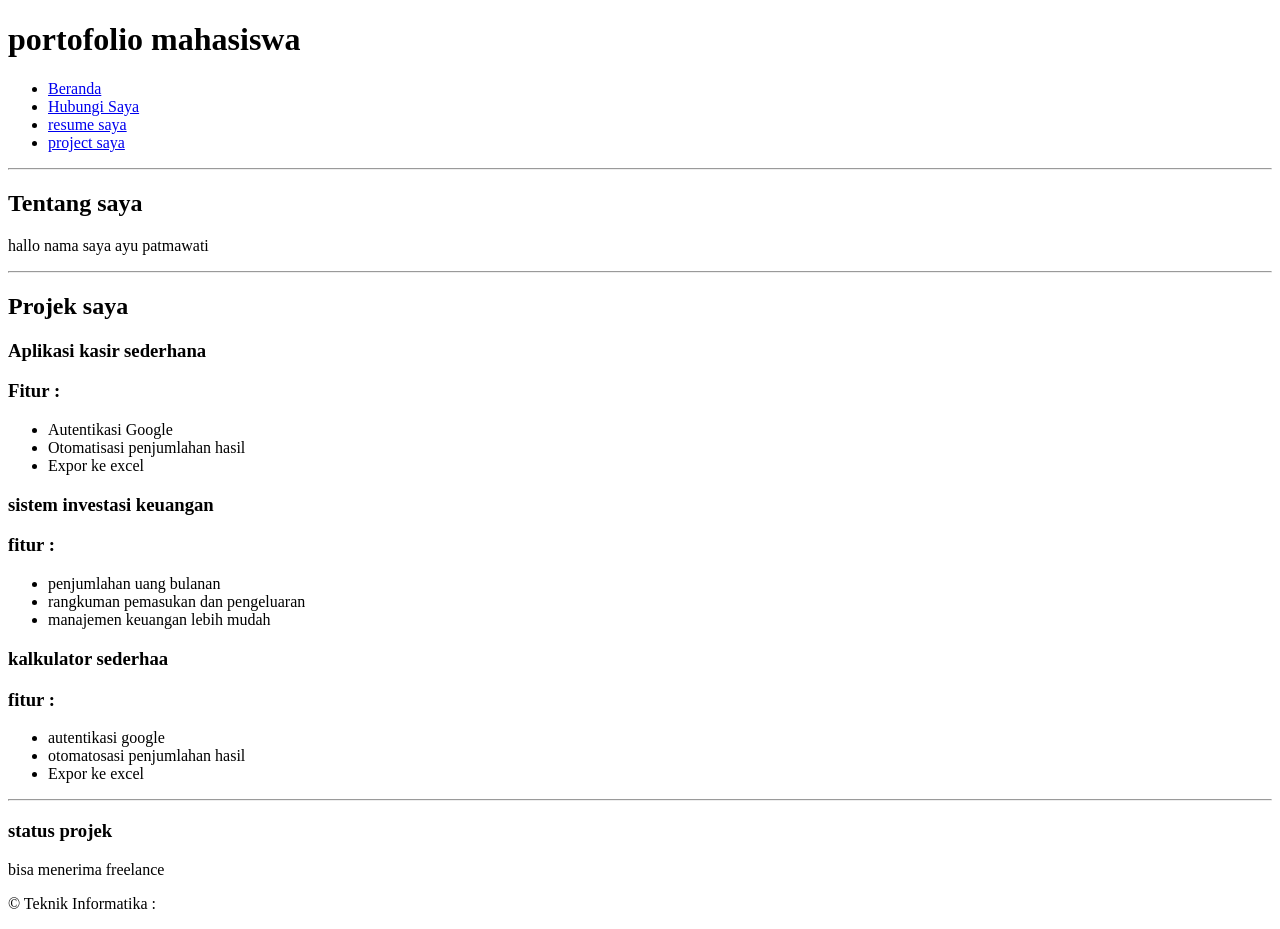
<file: PERTEMUAN_2/index.html>
<!DOCTYPE html>
<html lang="en">
<head>
    <meta charset="UTF-8">
    <meta name="viewport" content="width=device-width, initial-scale=1.0">
    <title>portofolio mahasiswa</title>
</head>
<body>
    <header>
        <h1>portofolio mahasiswa</h1>
        <nav>
            <ul>
                <li>
                    <a href="index.html">Beranda</a>
                </li>
                <li><a href="kontak.html">Hubungi Saya</a>
                </li>
                <li><a href="resume.html">resume saya</a>
                </li>
                <li><a href="project.html">project saya</a></li>
            </ul>
        </nav>
    </header>
    <hr />

    <main>
    <section>
        <h2>Tentang saya</h2>
        <p>hallo nama saya ayu patmawati 
        </p>
        <section>

            <hr />

        </section>
            <h2>Projek saya</h2>
            <article>
                <header>
                     <h3>Aplikasi kasir sederhana</h3>
                     <h3>Fitur :</h3>
                     <ul>
                         <li>Autentikasi Google</li>
                         <li>Otomatisasi penjumlahan hasil</li>
                         <li>Expor ke excel</li>
                     </ul>
                </header>
                <header>
                    <h3>sistem investasi keuangan</h3>
                    <h3>fitur :</h3>
                    <ul>
                        <li>penjumlahan uang bulanan</li>
                        <li>rangkuman pemasukan dan pengeluaran</li>
                        <li>manajemen keuangan lebih mudah</li>
    
                    </ul>
                </header>

                <header>
                    <h3>kalkulator sederhaa</h3>
                    <h3>fitur :</h3>
                    <ul>
                        <li>autentikasi google</li>
                        <li>otomatosasi penjumlahan hasil</li>
                        <li>Expor ke excel</li>
                    </ul>
                </header>
               
            </article>

    </main>
    <hr />

    <aside>
        <h3>status projek</h3>
        <p>bisa menerima freelance</p>
    </aside>

    <footer>
        <p>&copy; Teknik Informatika :</p>
    </footer>
    
</body>
</html>
</file>
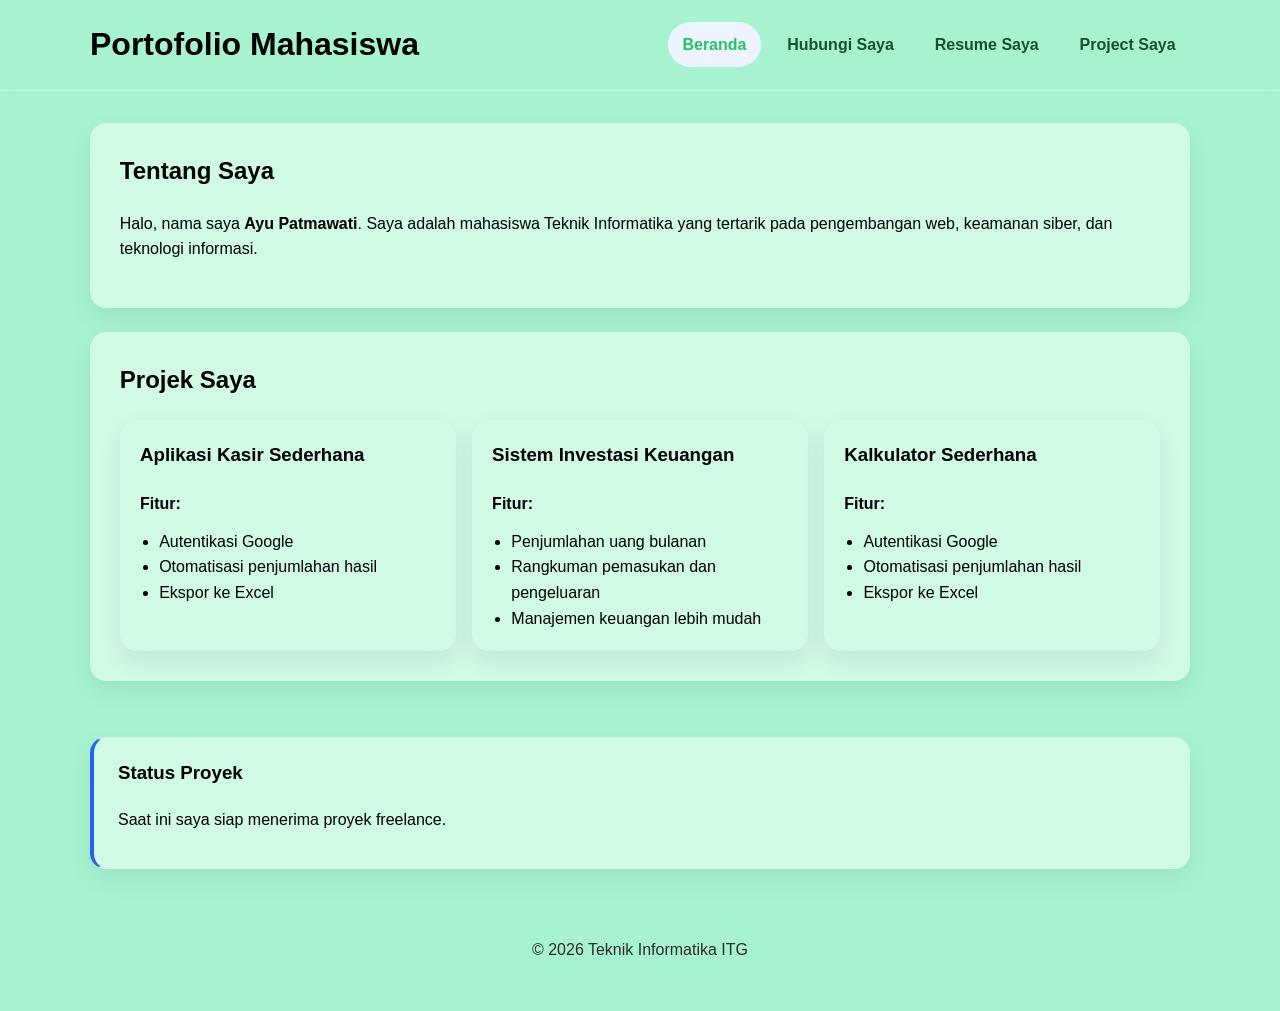
<file: Pertemuan_3/index.html>
<!DOCTYPE html>
<html lang="id">
<head>
    <meta charset="UTF-8">
    <meta name="viewport" content="width=device-width, initial-scale=1.0">
    <meta name="description" content="Portofolio mahasiswa Teknik Informatika">
    <title>Portofolio Mahasiswa</title>
    <link rel="stylesheet" href="Style.css">
</head>
<body>
    <header class="site-header">
        <div class="container header-inner">
            <h1>Portofolio Mahasiswa</h1>
            <nav aria-label="Navigasi utama">
                <ul>
                    <li><a href="index.html" class="active">Beranda</a></li>
                    <li><a href="kontak.html">Hubungi Saya</a></li>
                    <li><a href="resume.html">Resume Saya</a></li>
                    <li><a href="project.html">Project Saya</a></li>
                </ul>
            </nav>
        </div>
    </header>

    <main class="container">
        <section class="page-section">
            <h2>Tentang Saya</h2>
            <p>Halo, nama saya <strong>Ayu Patmawati</strong>. Saya adalah mahasiswa Teknik Informatika yang tertarik pada pengembangan web, keamanan siber, dan teknologi informasi.</p>
        </section>

        <section class="page-section">
            <h2>Projek Saya</h2>
            <div class="project-list">
                <article class="project-card">
                    <h3>Aplikasi Kasir Sederhana</h3>
                    <h4>Fitur:</h4>
                    <ul>
                        <li>Autentikasi Google</li>
                        <li>Otomatisasi penjumlahan hasil</li>
                        <li>Ekspor ke Excel</li>
                    </ul>
                </article>

                <article class="project-card">
                    <h3>Sistem Investasi Keuangan</h3>
                    <h4>Fitur:</h4>
                    <ul>
                        <li>Penjumlahan uang bulanan</li>
                        <li>Rangkuman pemasukan dan pengeluaran</li>
                        <li>Manajemen keuangan lebih mudah</li>
                    </ul>
                </article>

                <article class="project-card">
                    <h3>Kalkulator Sederhana</h3>
                    <h4>Fitur:</h4>
                    <ul>
                        <li>Autentikasi Google</li>
                        <li>Otomatisasi penjumlahan hasil</li>
                        <li>Ekspor ke Excel</li>
                    </ul>
                </article>
            </div>
        </section>
    </main>

    <aside class="status-box">
        <h3>Status Proyek</h3>
        <p>Saat ini saya siap menerima proyek freelance.</p>
    </aside>

    <footer class="site-footer">
        <div class="container">
            <p>&copy; 2026 Teknik Informatika ITG</p>
        </div>
    </footer>
</body>
</html>
</file>
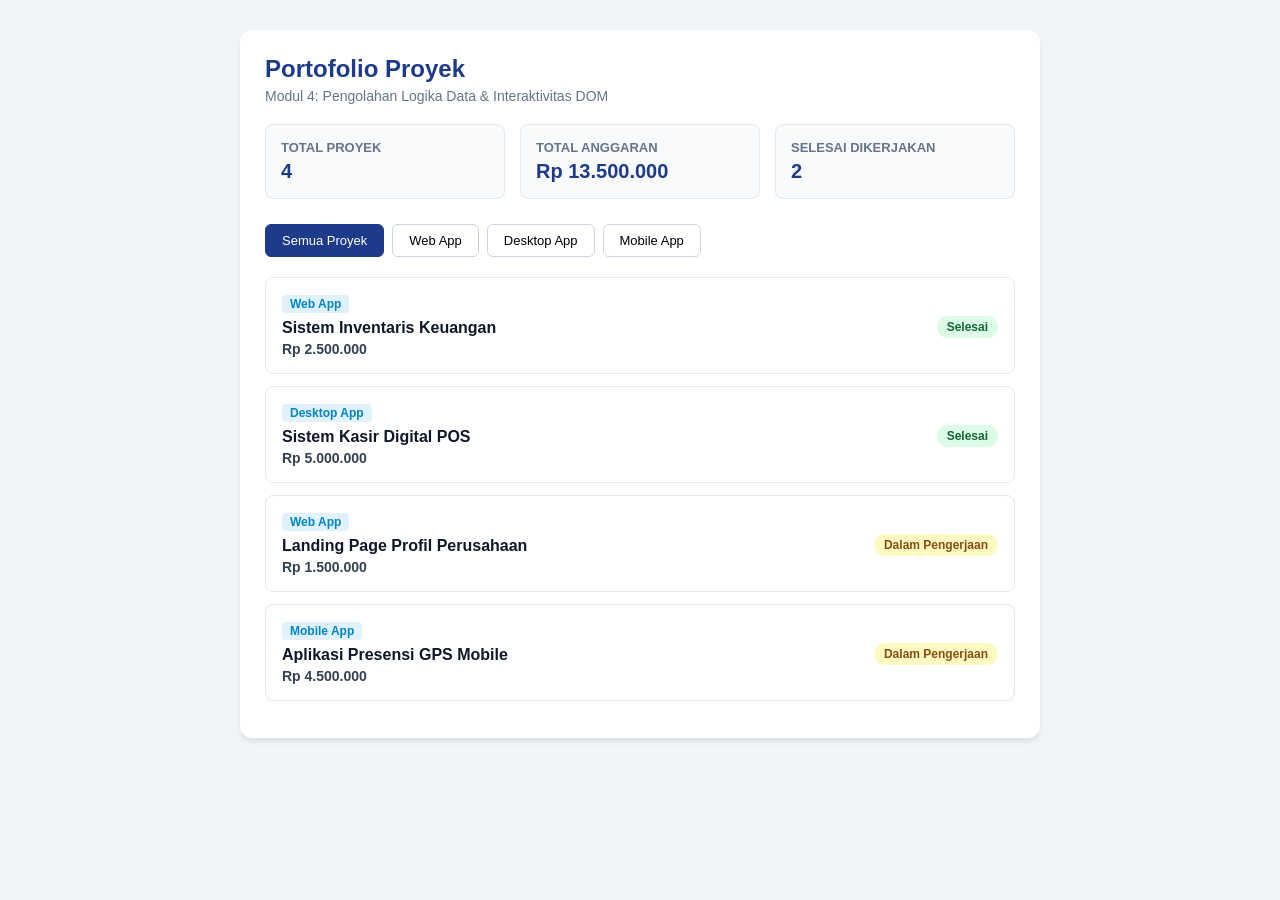
<file: Pertemuan_4/index.html>
<!DOCTYPE html> 
<html lang="id"> 
<head> 
    <meta charset="UTF-8"> 
    <meta name="viewport" content="width=device-width, initial-scale=1.0"> 
    <title>Dashboard Portofolio Proyek - Modul 4</title> 
    <style> 
        * { box-sizing: border-box; margin: 0; padding: 0; font-family: 'Segoe UI', Tahoma, Geneva, sans-serif; } 
        body { background-color: #f1f5f9; color: #0f172a; padding: 30px 15px; } 
        .container { max-width: 800px; margin: 0 auto; background: #ffffff; border-radius: 12px; padding: 25px; 
box-shadow: 0 4px 6px -1px rgba(0, 0, 0, 0.1); } 
        h1 { color: #1e3a8a; font-size: 24px; margin-bottom: 5px; } 
        p.subtitle { color: #64748b; margin-bottom: 20px; font-size: 14px; } 
        .stats-grid { display: grid; grid-template-columns: repeat(auto-fit, minmax(200px, 1fr)); gap: 15px; 
margin-bottom: 25px; } 
        .stat-card { background: #f8fafc; border: 1px solid #e2e8f0; border-radius: 8px; padding: 15px; text
align: center; } 
        .stat-card h3 { font-size: 13px; color: #64748b; text-transform: uppercase; margin-bottom: 5px; } 
        .stat-card p { font-size: 20px; font-weight: bold; color: #1e3a8a; } 
        .filter-group { display: flex; gap: 8px; margin-bottom: 20px; flex-wrap: wrap; } 
        .btn-filter { padding: 8px 16px; border: 1px solid #cbd5e1; background: #ffffff; border-radius: 6px; 
cursor: pointer; font-size: 13px; font-weight: 500; transition: all 0.2s; } 
        .btn-filter.active, .btn-filter:hover { background: #1e3a8a; color: #ffffff; border-color: #1e3a8a; } 
        .project-card { border: 1px solid #e2e8f0; border-radius: 8px; padding: 16px; margin-bottom: 12px; 
display: flex; justify-content: space-between; align-items: center; background: #ffffff; transition: transform 
0.15s ease; } 
        .project-card:hover { transform: translateY(-2px); box-shadow: 0 4px 6px rgba(0,0,0,0.05); } 
        .project-info h4 { font-size: 16px; color: #0f172a; margin-bottom: 4px; } 
        .project-category { display: inline-block; font-size: 12px; color: #0284c7; background: #e0f2fe; padding: 
2px 8px; border-radius: 4px; margin-bottom: 6px; font-weight: 600; } 
        .project-budget { font-size: 14px; color: #334155; font-weight: 600; } 
        .badge { padding: 4px 10px; border-radius: 20px; font-size: 12px; font-weight: 600; } 
        .badge-success { background: #dcfce7; color: #166534; } 
        .badge-pending { background: #fef9c3; color: #854d0e; } 
    </style> 
</head> 
<body> 
    <div class="container">
          <h1>Portofolio Proyek</h1> 
        <p class="subtitle">Modul 4: Pengolahan Logika Data & Interaktivitas DOM</p> 
 
        <!-- Kartu Ringkasan Statistik --> 
        <div class="stats-grid"> 
            <div class="stat-card"> 
                <h3>Total Proyek</h3> 
                <p id="stat-total-projects">0</p> 
            </div> 
            <div class="stat-card"> 
                <h3>Total Anggaran</h3> 
                <p id="stat-total-budget">Rp 0</p> 
            </div> 
            <div class="stat-card"> 
                <h3>Selesai Dikerjakan</h3> 
                <p id="stat-completed-projects">0</p> 
            </div> 
        </div> 
 
        <!-- Tombol Filter Kategori --> 
        <div class="filter-group"> 
            <button class="btn-filter active" data-category="Semua">Semua Proyek</button> 
            <button class="btn-filter" data-category="Web App">Web App</button> 
            <button class="btn-filter" data-category="Desktop App">Desktop App</button> 
            <button class="btn-filter" data-category="Mobile App">Mobile App</button> 
        </div> 
 
        <!-- Kontainer Daftar Proyek --> 
        <div id="project-list"></div> 
    </div> 
 
    <script src="main.js"></script> 
</body> 
</html>
</file>
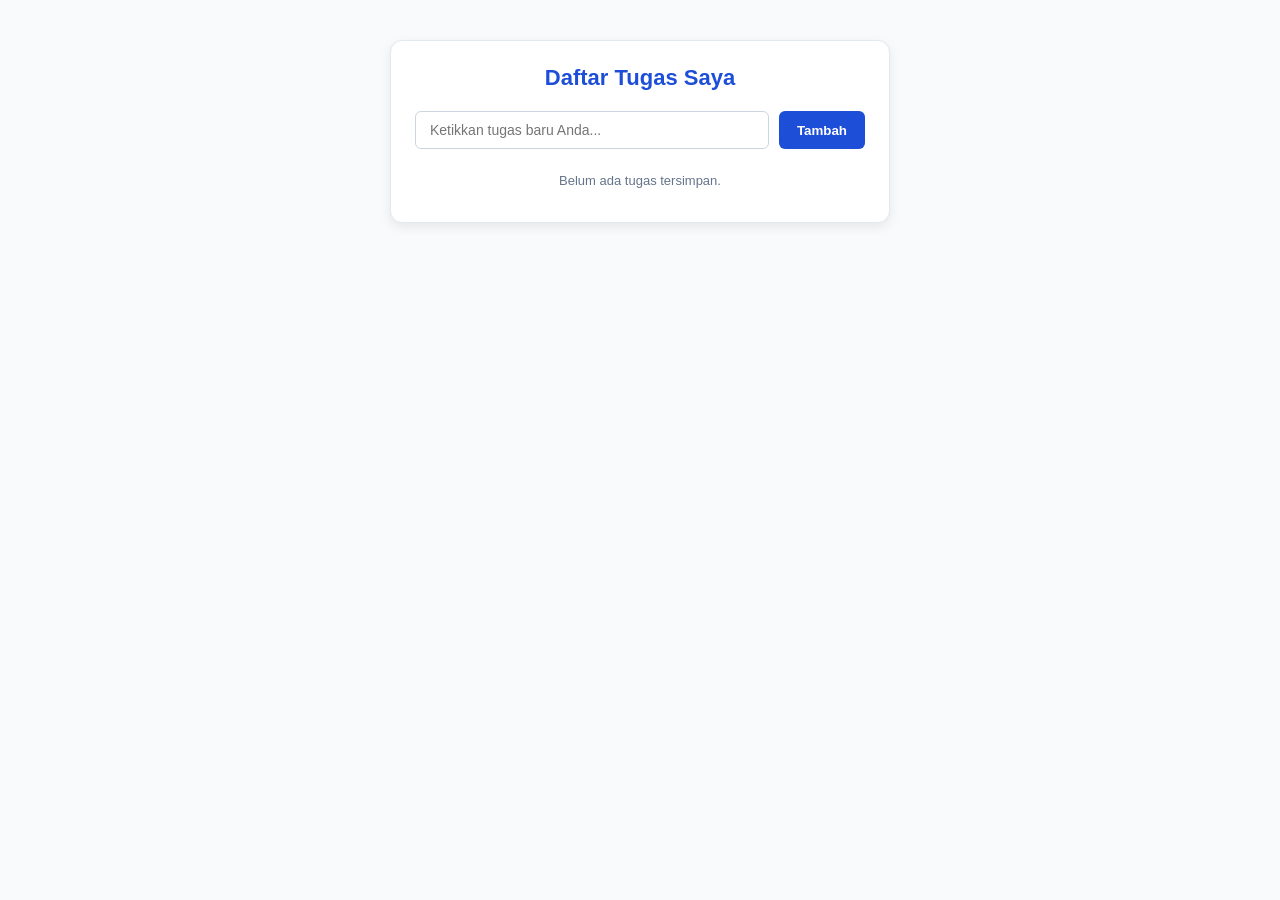
<file: PERTEMUAN_5/index.html>
<!DOCTYPE html> 
<html lang="id"> 
<head> 
    <meta charset="UTF-8"> 
    <meta name="viewport" content="width=device-width, initial-scale=1.0"> 
    <title>Aplikasi To-Do List - Modul 5</title> 
    <link rel="stylesheet" href="style.css"> 
</head> 
<body> 
    <div class="todo-app"> 
        <h2>Daftar Tugas Saya</h2> 
         
        <!-- Form Input Tugas --> 
        <form id="todoForm" novalidate> 
            <div class="input-section"> 
                <input type="text" id="taskInput" placeholder="Ketikkan tugas baru 
Anda..."> 
                <button type="submit" class="add-btn">Tambah</button> 
            </div> 
            <div class="error-message" id="inputError">Tugas tidak boleh kosong atau 
kurang dari 3 karakter!</div> 
           <div class="error-message" id="inputmax"> maksimal task adalah 5</div> 

        </form> 
 
        <!-- Daftar Tugas --> 
        <ul class="todo-list" id="todoList"></ul> 
    </div> 
 
    <script src="script.js"></script> 
</body> 
</html>
</file>
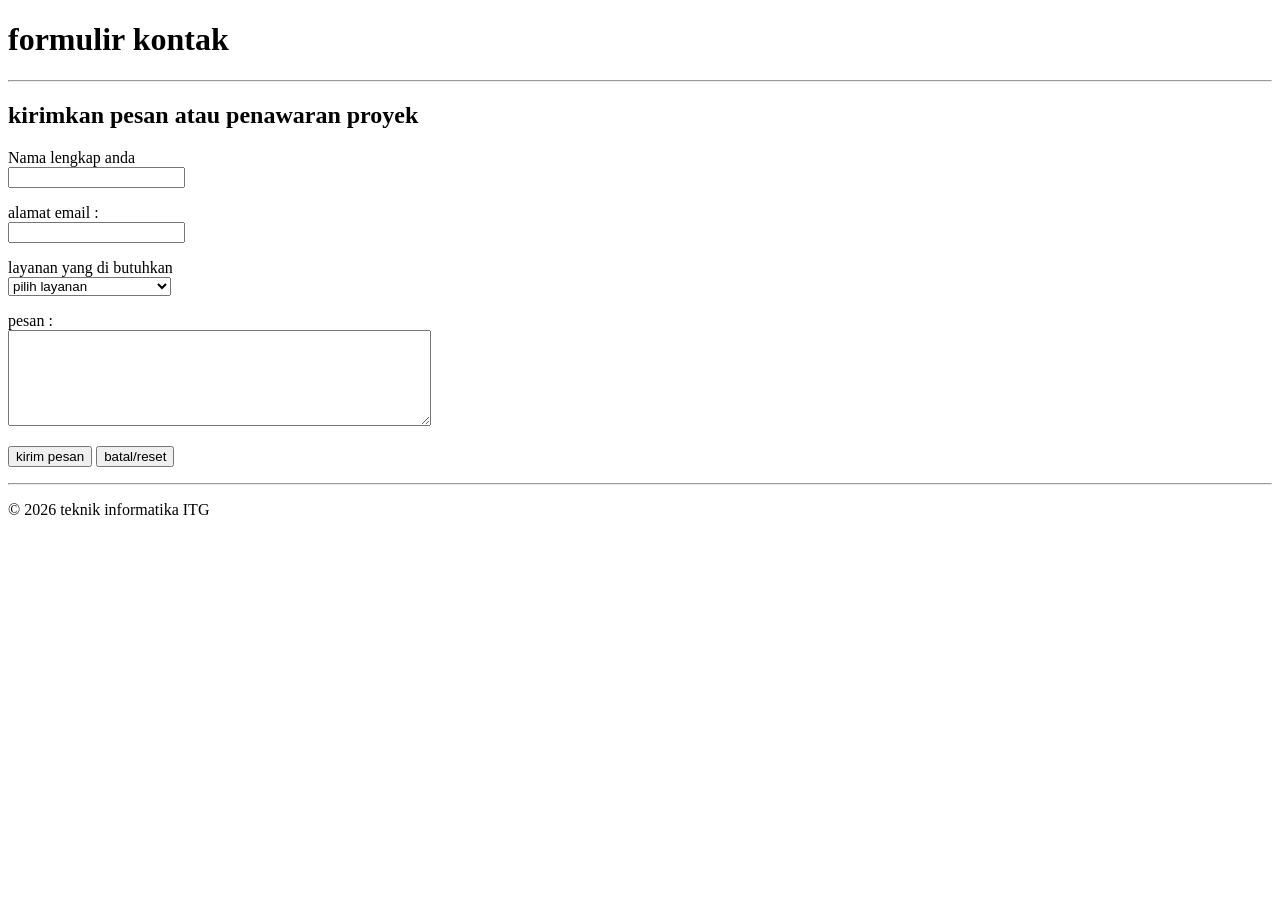
<file: PERTEMUAN_2/kontak.html>
<!DOCTYPE html>
<html lang="en">
<head>
    <meta charset="UTF-8">
    <meta name="viewport" content="width=device-width, initial-scale=1.0">
    <title>kontak saya</title>
</head>
<body>
    <header>
        <h1>formulir kontak</h1>
    </header>

    <hr>

    <main>
        <section>
            <h2>kirimkan pesan atau penawaran proyek</h2>
            <from>
                <p>
                    <label for="nama_pengirim">Nama lengkap anda</label>

                    <br>
                    <input type="text" id="nama_pengirim" name="nama_pengirim">
                </p>
                <p>
                    <label for="email_pengirim">alamat email :</label>
                    <br>
                    <input type="email" id="email_pengirim" name="email_pengirim">

                </p>
                <p>
                    <label for="jenis layanan">layanan yang di butuhkan</label>
                    <br>
                    <select id="jenis_layanan" name="jenis_layanan">
                        <option value="">pilih layanan </option>
                        <option value="web">pembuatan web</option>
                        <option value="app">pengembangan aplikasi</option>
                        <option value="other">lain-lain</option>
                        </select>
                    
                    </select>
                </p>
                <p>
                    <label for="pesan">pesan :</label><br>
                    <textarea id="pesan" name="pesan" rows="6" cols="50"></textarea>
                        
                </p>
                <p>
                    <button type="submit">kirim pesan</button>
                    <button type="reset">batal/reset</button>
                </p>

            </from>
        </section>
    </main>
    <hr>

    <footer>
        <p>&copy; 2026 teknik informatika ITG</p>
    </footer>
</body>
</html>
</file>
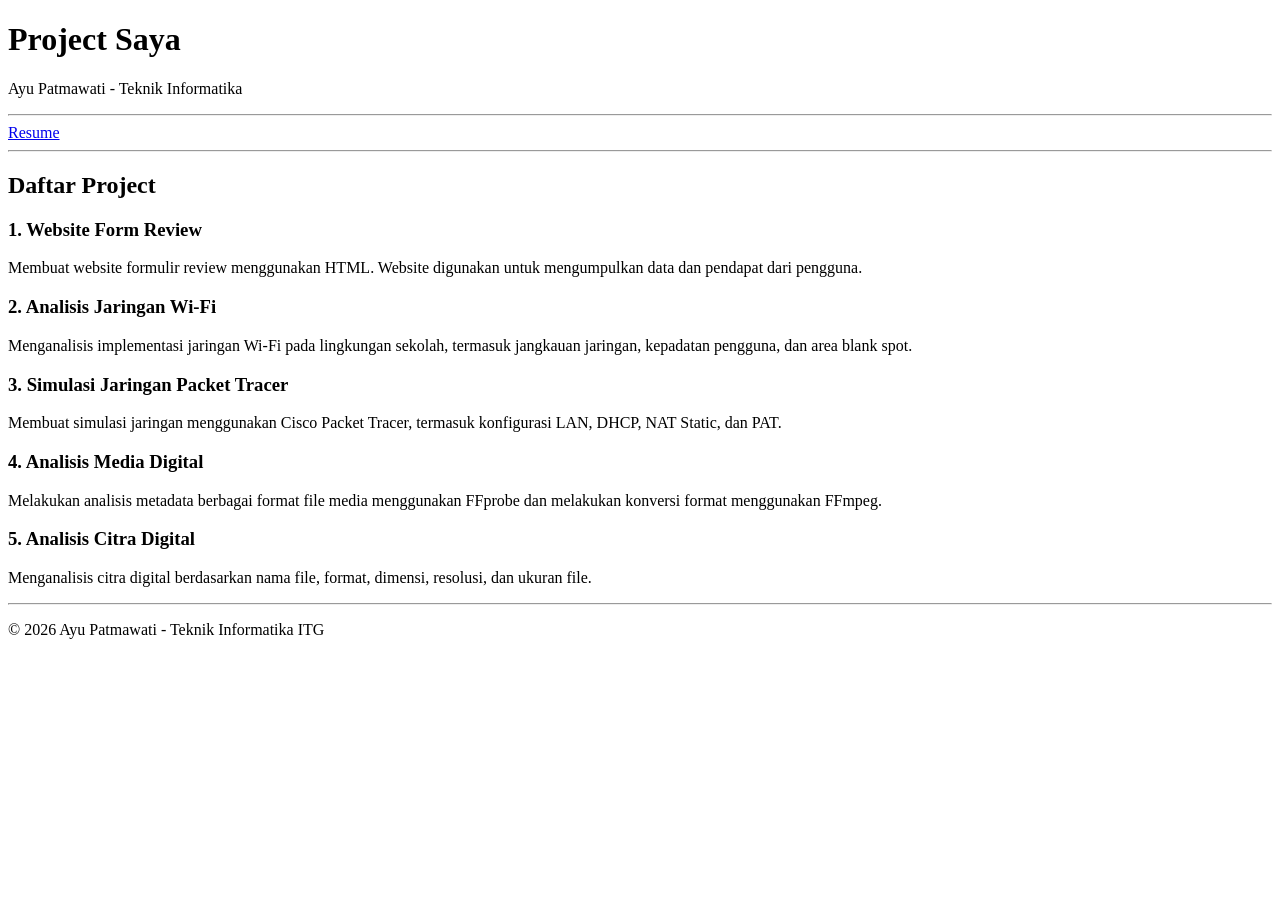
<file: PERTEMUAN_2/project.html>
<!DOCTYPE html>
<html lang="en">
<head>
    <meta charset="UTF-8">
    <meta name="viewport" content="width=device-width, initial-scale=1.0">
    <title>Project Saya</title>
</head>

<body>

    <header>
        <h1>Project Saya</h1>
        <p>Ayu Patmawati - Teknik Informatika</p>
    </header>

    <hr>

    <nav>
        <a href="project.html">Resume</a> 
    
    </nav>

    <hr>

    <main>

        <section>
            <h2>Daftar Project</h2>

            <article>
                <h3>1. Website Form Review</h3>

                <p>
                    Membuat website formulir review menggunakan HTML.
                    Website digunakan untuk mengumpulkan data dan
                    pendapat dari pengguna.
                </p>
            </article>

            <article>
                <h3>2. Analisis Jaringan Wi-Fi</h3>

                <p>
                    Menganalisis implementasi jaringan Wi-Fi pada lingkungan
                    sekolah, termasuk jangkauan jaringan, kepadatan pengguna,
                    dan area blank spot.
                </p>
            </article>

            <article>
                <h3>3. Simulasi Jaringan Packet Tracer</h3>

                <p>
                    Membuat simulasi jaringan menggunakan Cisco Packet Tracer,
                    termasuk konfigurasi LAN, DHCP, NAT Static, dan PAT.
                </p>
            </article>

            <article>
                <h3>4. Analisis Media Digital</h3>

                <p>
                    Melakukan analisis metadata berbagai format file media
                    menggunakan FFprobe dan melakukan konversi format
                    menggunakan FFmpeg.
                </p>
            </article>

            <article>
                <h3>5. Analisis Citra Digital</h3>

                <p>
                    Menganalisis citra digital berdasarkan nama file,
                    format, dimensi, resolusi, dan ukuran file.
                </p>
            </article>

        </section>

    </main>

    <hr>

    <footer>
        <p>&copy; 2026 Ayu Patmawati - Teknik Informatika ITG</p>
    </footer>

</body>
</html>
</file>
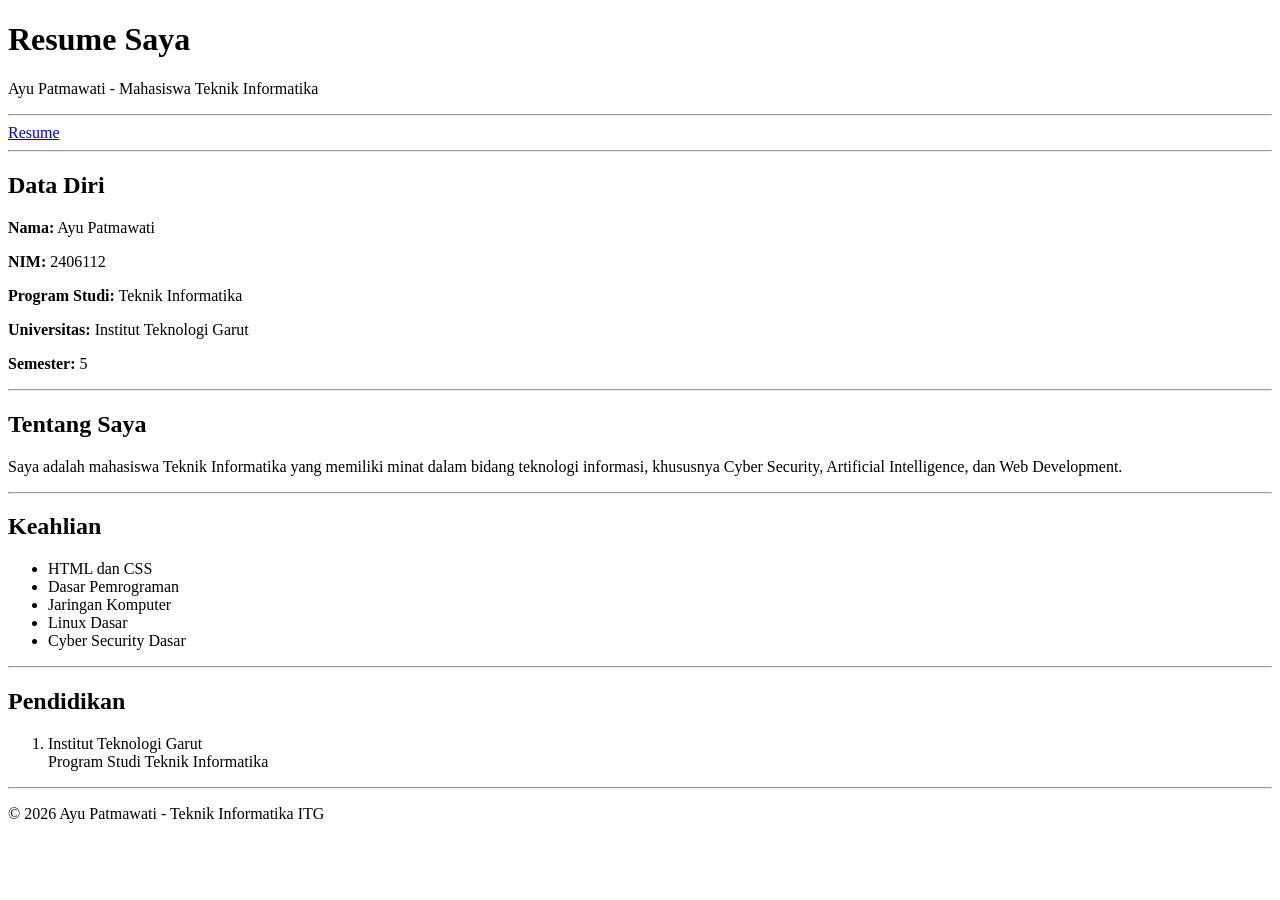
<file: PERTEMUAN_2/resume.html>
<!DOCTYPE html>
<html lang="en">
<head>
    <meta charset="UTF-8">
    <meta name="viewport" content="width=device-width, initial-scale=1.0">
    <title>Resume Saya</title>
</head>

<body>

    <header>
        <h1>Resume Saya</h1>
        <p>Ayu Patmawati - Mahasiswa Teknik Informatika</p>
    </header>

    <hr>

    <nav>
        <a href="resume.html">Resume</a> 
        
    </nav>

    <hr>

    <main>

        <section>
            <h2>Data Diri</h2>

            <p>
                <strong>Nama:</strong> Ayu Patmawati
            </p>

            <p>
                <strong>NIM:</strong> 2406112
            </p>

            <p>
                <strong>Program Studi:</strong> Teknik Informatika
            </p>

            <p>
                <strong>Universitas:</strong> Institut Teknologi Garut
            </p>

            <p>
                <strong>Semester:</strong> 5
            </p>
        </section>

        <hr>

        <section>
            <h2>Tentang Saya</h2>

            <p>
                Saya adalah mahasiswa Teknik Informatika yang memiliki
                minat dalam bidang teknologi informasi, khususnya
                Cyber Security, Artificial Intelligence, dan Web Development.
            </p>
        </section>

        <hr>

        <section>
            <h2>Keahlian</h2>

            <ul>
                <li>HTML dan CSS</li>
                <li>Dasar Pemrograman</li>
                <li>Jaringan Komputer</li>
                <li>Linux Dasar</li>
                <li>Cyber Security Dasar</li>
    
            </ul>
        </section>

        <hr>

        <section>
            <h2>Pendidikan</h2>

            <ol>
                <li>
                    Institut Teknologi Garut
                    <br>
                    Program Studi Teknik Informatika
                </li>
            </ol>
        </section>

    </main>

    <hr>

    <footer>
        <p>&copy; 2026 Ayu Patmawati - Teknik Informatika ITG</p>
    </footer>

</body>
</html>
</file>
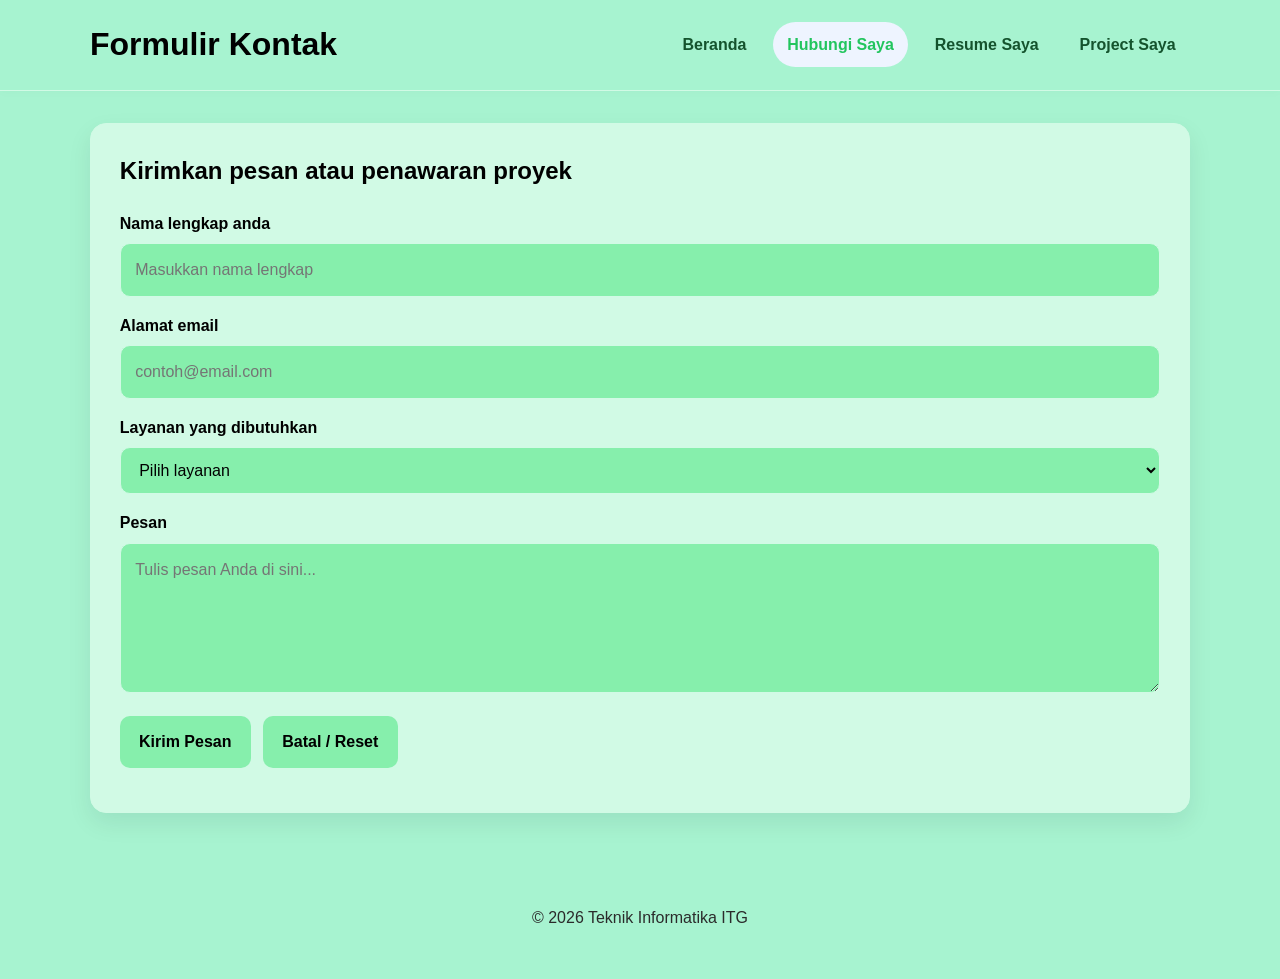
<file: Pertemuan_3/kontak.html>
<!DOCTYPE html>
<html lang="id">
<head>
    <meta charset="UTF-8">
    <meta name="viewport" content="width=device-width, initial-scale=1.0">
    <meta name="description" content="Formulir kontak mahasiswa">
    <title>Formulir Kontak</title>
    <link rel="stylesheet" href="Style.css">
</head>
<body>
    <header class="site-header">
        <div class="container header-inner">
            <h1>Formulir Kontak</h1>
            <nav aria-label="Navigasi utama">
                <ul>
                    <li><a href="index.html">Beranda</a></li>
                    <li><a href="kontak.html" class="active">Hubungi Saya</a></li>
                    <li><a href="resume.html">Resume Saya</a></li>
                    <li><a href="project.html">Project Saya</a></li>
                </ul>
            </nav>
        </div>
    </header>

    <main class="container">
        <section class="page-section">
            <h2>Kirimkan pesan atau penawaran proyek</h2>
            <form action="#" method="post">
                <div class="field">
                    <label for="nama_pengirim">Nama lengkap anda</label>
                    <input type="text" id="nama_pengirim" name="nama_pengirim" placeholder="Masukkan nama lengkap">
                </div>

                <div class="field">
                    <label for="email_pengirim">Alamat email</label>
                    <input type="email" id="email_pengirim" name="email_pengirim" placeholder="contoh@email.com">
                </div>

                <div class="field">
                    <label for="jenis_layanan">Layanan yang dibutuhkan</label>
                    <select id="jenis_layanan" name="jenis_layanan">
                        <option value="">Pilih layanan</option>
                        <option value="web">Pembuatan web</option>
                        <option value="app">Pengembangan aplikasi</option>
                        <option value="other">Lain-lain</option>
                    </select>
                </div>

                <div class="field">
                    <label for="pesan">Pesan</label>
                    <textarea id="pesan" name="pesan" placeholder="Tulis pesan Anda di sini..."></textarea>
                </div>

                <div class="field">
                    <button type="submit">Kirim Pesan</button>
                    <button type="reset">Batal / Reset</button>
                </div>
            </form>
        </section>
    </main>

    <footer class="site-footer">
        <div class="container">
            <p>&copy; 2026 Teknik Informatika ITG</p>
        </div>
    </footer>
</body>
</html>
</file>
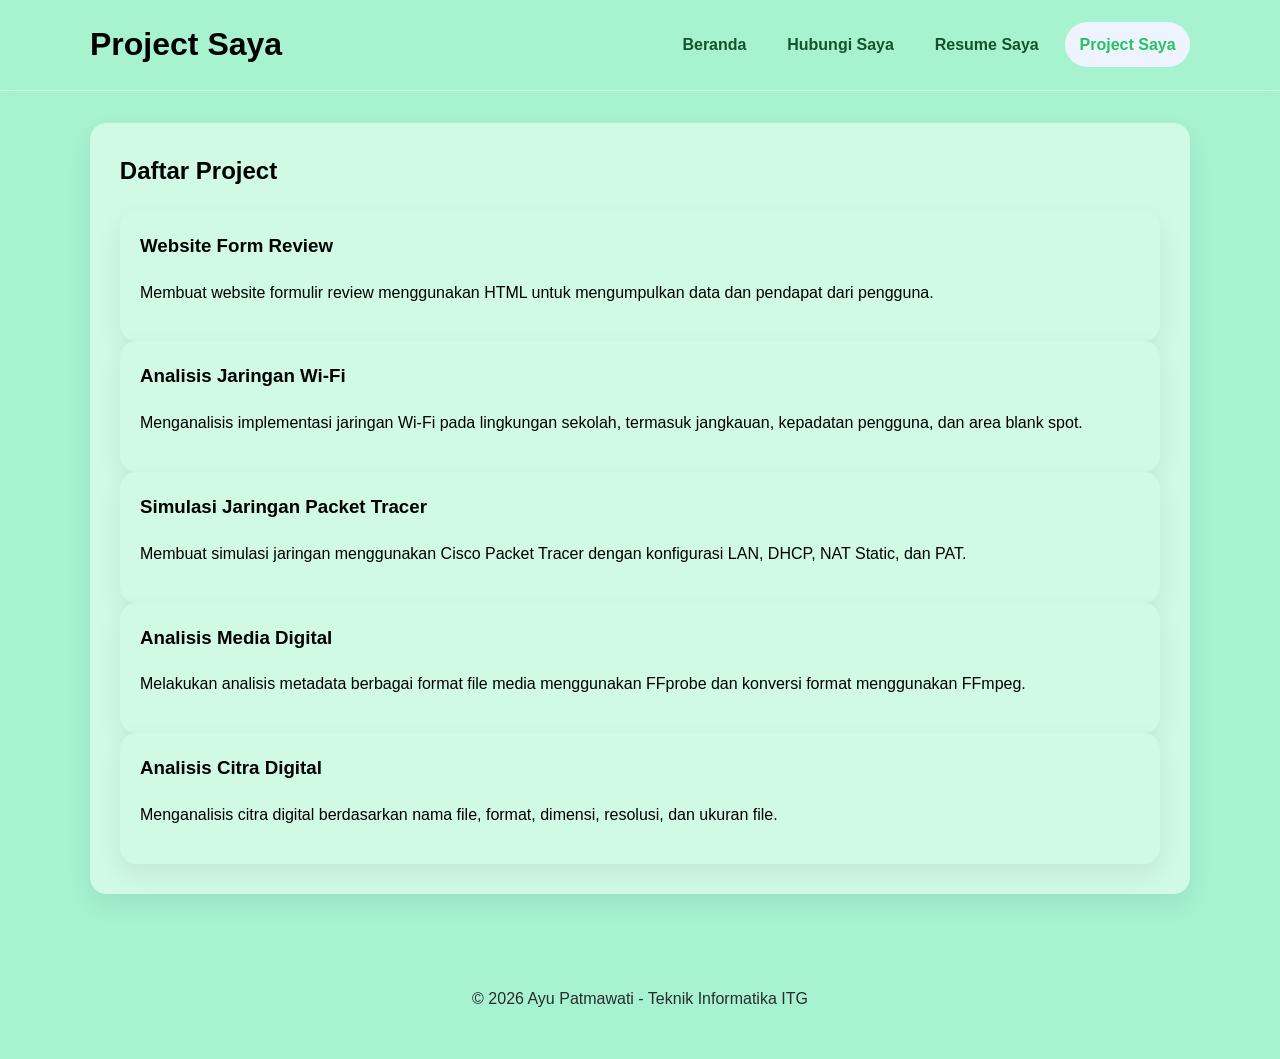
<file: Pertemuan_3/project.html>
<!DOCTYPE html>
<html lang="id">
<head>
    <meta charset="UTF-8">
    <meta name="viewport" content="width=device-width, initial-scale=1.0">
    <meta name="description" content="Daftar project mahasiswa">
    <title>Project Saya</title>
    <link rel="stylesheet" href="Style.css">
</head>
<body>
    <header class="site-header">
        <div class="container header-inner">
            <h1>Project Saya</h1>
            <nav aria-label="Navigasi utama">
                <ul>
                    <li><a href="index.html">Beranda</a></li>
                    <li><a href="kontak.html">Hubungi Saya</a></li>
                    <li><a href="resume.html">Resume Saya</a></li>
                    <li><a href="project.html" class="active">Project Saya</a></li>
                </ul>
            </nav>
        </div>
    </header>

    <main class="container">
        <section class="page-section">
            <h2>Daftar Project</h2>

            <article class="project-card">
                <h3>Website Form Review</h3>
                <p>Membuat website formulir review menggunakan HTML untuk mengumpulkan data dan pendapat dari pengguna.</p>
            </article>

            <article class="project-card">
                <h3>Analisis Jaringan Wi-Fi</h3>
                <p>Menganalisis implementasi jaringan Wi-Fi pada lingkungan sekolah, termasuk jangkauan, kepadatan pengguna, dan area blank spot.</p>
            </article>

            <article class="project-card">
                <h3>Simulasi Jaringan Packet Tracer</h3>
                <p>Membuat simulasi jaringan menggunakan Cisco Packet Tracer dengan konfigurasi LAN, DHCP, NAT Static, dan PAT.</p>
            </article>

            <article class="project-card">
                <h3>Analisis Media Digital</h3>
                <p>Melakukan analisis metadata berbagai format file media menggunakan FFprobe dan konversi format menggunakan FFmpeg.</p>
            </article>

            <article class="project-card">
                <h3>Analisis Citra Digital</h3>
                <p>Menganalisis citra digital berdasarkan nama file, format, dimensi, resolusi, dan ukuran file.</p>
            </article>
        </section>
    </main>

    <footer class="site-footer">
        <div class="container">
            <p>&copy; 2026 Ayu Patmawati - Teknik Informatika ITG</p>
        </div>
    </footer>
</body>
</html>
</file>
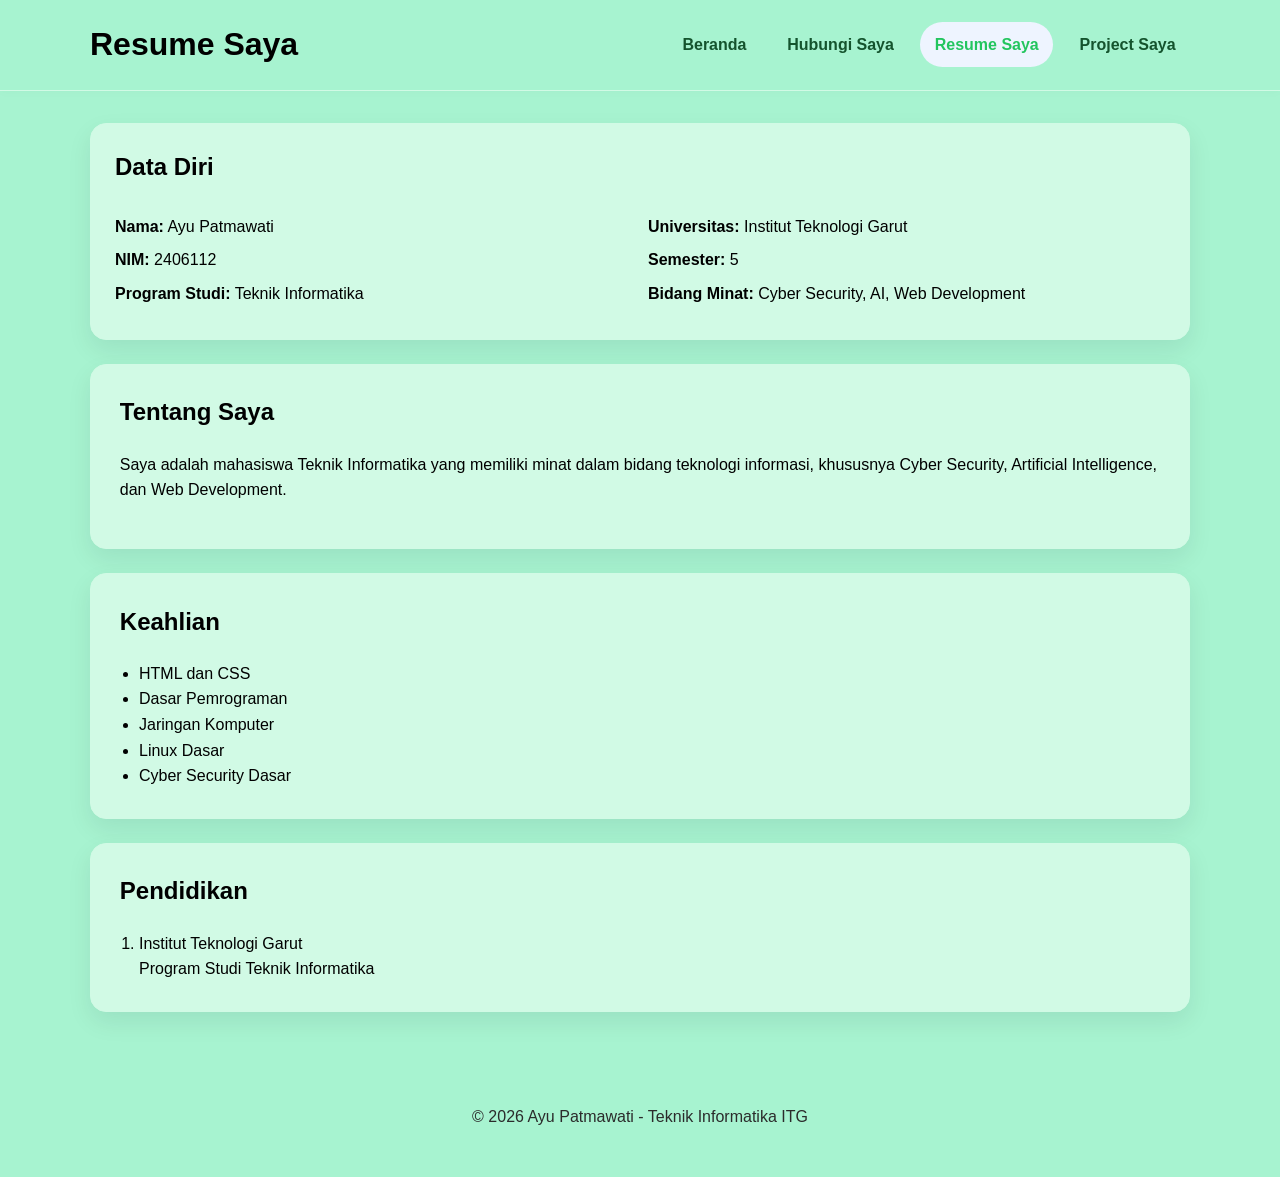
<file: Pertemuan_3/resume.html>
<!DOCTYPE html>
<html lang="id">
<head>
    <meta charset="UTF-8">
    <meta name="viewport" content="width=device-width, initial-scale=1.0">
    <meta name="description" content="Resume mahasiswa Teknik Informatika">
    <title>Resume Saya</title>
    <link rel="stylesheet" href="Style.css">
</head>
<body>
    <header class="site-header">
        <div class="container header-inner">
            <h1>Resume Saya</h1>
            <nav aria-label="Navigasi utama">
                <ul>
                    <li><a href="index.html">Beranda</a></li>
                    <li><a href="kontak.html">Hubungi Saya</a></li>
                    <li><a href="resume.html" class="active">Resume Saya</a></li>
                    <li><a href="project.html">Project Saya</a></li>
                </ul>
            </nav>
        </div>
    </header>

    <main class="container">
        <section class="page-section profile-card">
            <h2>Data Diri</h2>
            <div class="profile-grid">
                <div>
                    <p><strong>Nama:</strong> Ayu Patmawati</p>
                    <p><strong>NIM:</strong> 2406112</p>
                    <p><strong>Program Studi:</strong> Teknik Informatika</p>
                </div>
                <div>
                    <p><strong>Universitas:</strong> Institut Teknologi Garut</p>
                    <p><strong>Semester:</strong> 5</p>
                    <p><strong>Bidang Minat:</strong> Cyber Security, AI, Web Development</p>
                </div>
            </div>
        </section>

        <section class="page-section">
            <h2>Tentang Saya</h2>
            <p>Saya adalah mahasiswa Teknik Informatika yang memiliki minat dalam bidang teknologi informasi, khususnya Cyber Security, Artificial Intelligence, dan Web Development.</p>
        </section>

        <section class="page-section">
            <h2>Keahlian</h2>
            <ul>
                <li>HTML dan CSS</li>
                <li>Dasar Pemrograman</li>
                <li>Jaringan Komputer</li>
                <li>Linux Dasar</li>
                <li>Cyber Security Dasar</li>
            </ul>
        </section>

        <section class="page-section">
            <h2>Pendidikan</h2>
            <ol>
                <li>
                    Institut Teknologi Garut
                    <br>
                    Program Studi Teknik Informatika
                </li>
            </ol>
        </section>
    </main>

    <footer class="site-footer">
        <div class="container">
            <p>&copy; 2026 Ayu Patmawati - Teknik Informatika ITG</p>
        </div>
    </footer>
</body>
</html>
</file>
<file: Pertemuan_3/Style.css>
:root {
  --bg: #a7f3d0;
  --surface: #ffffff;
  --surface-alt: #eef4ff;
  --primary: #000000;
  --accent: #2563eb;
  --accent-dark: #1d4ed8;
  --text-muted: #2b2b2b;
  --border: #d1fae5;
  --shadow: 0 10px 25px rgba(15, 23, 42, 0.08);
}

* {
  box-sizing: border-box;
}

html {
  scroll-behavior: smooth;
}

body {
  margin: 0;
  font-family: Arial, Helvetica, sans-serif;
  line-height: 1.6;
  background: var(--bg);
  color: var(--primary);
}

img {
  max-width: 100%;
  display: block;
}

a {
  color: inherit;
  text-decoration: none;
}

.container {
  width: min(1100px, calc(100% - 2rem));
  margin: 0 auto;
}

.site-header {
  background:#a7f3d0;
  border-bottom: 1px solid var(--border);
  box-shadow: 0 2px 10px rgba(15, 23, 42, 0.02);
}

.header-inner {
  display: flex;
  align-items: center;
  justify-content: space-between;
  gap: 1rem;
  padding: 1.2rem 0;
}

.site-header h1 {
  margin: 0;
  font-size: clamp(1.5rem, 2.5vw, 2.2rem);
}

nav ul {
  display: flex;
  flex-wrap: wrap;
  align-items: center;
  gap: 0.75rem;
  list-style: none;
  margin: 0;
  padding: 0;
}

nav a {
  display: inline-block;
  padding: 0.6rem 0.9rem;
  border-radius: 999px;
  font-weight: 600;
  color: #14532d;
  transition: 0.2s ease-in-out;
}

nav a:hover,
nav a.active {
  background: var(--surface-alt);
  color:#22c55e ;
}

main {
  padding: 2rem 0;
}

.page-section,
.status-box,
.project-card,
.profile-card {
  background: #d1fae5;
  border: 1px solid var(--border);
  border-radius: 16px;
  box-shadow: var(--shadow);
}

.page-section {
  padding: 1.8rem;
  margin-bottom: 1.5rem;
}

.page-section h2,
.status-box h3,
.profile-card h2,
.project-card h3 {
  margin-top: 0;
}

.project-list {
  display: grid;
  grid-template-columns: repeat(auto-fit, minmax(220px, 1fr));
  gap: 1rem;
}

.project-card {
  padding: 1.2rem;
}

.project-card ul,
.profile-card ul,
.page-section ul,
.page-section ol {
  margin: 0.75rem 0 0 1.2rem;
  padding: 0;
}

.project-card h4 {
  margin-bottom: 0.35rem;
}

.profile-card {
  padding: 1.5rem;
}

.profile-grid {
  display: grid;
  grid-template-columns: repeat(auto-fit, minmax(220px, 1fr));
  gap: 1rem;
}

.profile-card p {
  margin: 0.5rem 0;
}

.status-box {
  width: min(1100px, calc(100% - 2rem));
  margin: 0 auto 2rem;
  padding: 1.25rem 1.5rem;
  border-left: 4px solid var(--accent);
}

form {
  margin-top: 1rem;
}

.field {
  margin-bottom: 1rem;
}

label {
  display: inline-block;
  margin-bottom: 0.45rem;
  font-weight: 600;
}

input,
select,
textarea,
button {
  font: inherit;
}

input,
select,
textarea {
  width: 100%;
  padding: 0.8rem 0.9rem;
  border: 1px solid var(--border);
  border-radius: 10px;
  background: #86efac;
  color :var(--primary);
}

textarea {
  min-height: 150px;
  resize: vertical;
}

button {
  border: none;
  border-radius: 10px;
  padding: 0.8rem 1.2rem;
  font-weight: 700;
  cursor: pointer;
  transition: 0.2s ease-in-out;
}

button[type="submit"] {
  background: #86efac;
  color: var(--primary);
}

button[type="submit"]:hover {
  background: var(--primary);
}

button[type="reset"] {
  background: #86efac;
  color: var(--primary);
  margin-left: 0.5rem;
}

button[type="reset"]:hover {
  background: var(--primary);
}

.site-footer {
  padding: 1.25rem 0 2rem;
  text-align: center;
  color: var(--text-muted);
}

@media (max-width: 700px) {
  .header-inner {
    flex-direction: column;
    align-items: flex-start;
  }

  nav ul {
    flex-direction: column;
    align-items: flex-start;
    width: 100%;
  }

  nav a {
    width: 100%;
  }

  button {
    width: 100%;
    margin: 0.35rem 0;
  }

  button[type="reset"] {
    margin-left: 0;
  }
}
</file>
<file: PERTEMUAN_5/style.css>
* { box-sizing: border-box; margin: 0; padding: 0; } 
body { 
    font-family: 'Segoe UI', Tahoma, Geneva, Verdana, sans-serif; 
    background-color: #f8fafc; color: #1e293b; padding: 40px 20px; display: flex; 
justify-content: center; 
} 
.todo-app { 
    background: #ffffff; width: 100%; max-width: 500px; padding: 24px; border-radius: 
12px; 
    border: 1px solid #e2e8f0; box-shadow: 0 4px 12px rgba(0, 0, 0, 0.08); 
} 
h2 { color: #1d4ed8; margin-bottom: 20px; text-align: center; font-size: 22px; } 
.input-section { display: flex; gap: 10px; margin-bottom: 8px; } 
input[type="text"] {
     flex: 1; padding: 10px 14px; border: 1px solid #cbd5e1; border-radius: 6px; font-size: 14px; outline: none; 
} 
input[type="text"].error { border-color: #dc3545; background-color: #fff5f5; } 
button.add-btn { 
    background-color: #1d4ed8; color: white; border: none; padding: 10px 18px; 
    border-radius: 6px; font-weight: bold; cursor: pointer; 
} 
button.add-btn:hover { background-color: #1e40af; } 
.error-message { color: #dc3545; font-size: 12px; margin-bottom: 14px; display: none; 
} 
.todo-list { list-style: none; margin-top: 14px; } 
.todo-item { 
    display: flex; align-items: center; justify-content: space-between; 
    padding: 10px 12px; background-color: #f1f5f9; border-radius: 6px; margin-bottom: 
8px; 
} 
.todo-item.completed { border-left-color: #16a34a; opacity: 0.7; } 
.todo-item.completed .todo-text { text-decoration: line-through; color: #64748b; } 
.todo-text { font-size: 14px; flex: 1; margin-right: 10px; } 
.todo-actions { display: flex; gap: 6px; } 
.action-btn { 
    border: none; padding: 5px 9px; border-radius: 4px; font-size: 12px; cursor: 
pointer; font-weight: bold; 
} 
.complete-btn { background-color: #16a34a; color: white; } 
.complete-btn:hover { background-color: #15803d; } 
.delete-btn { background-color: #dc2626; color: white; } 
.delete-btn:hover { background-color: #b91c1c; }
</file>
